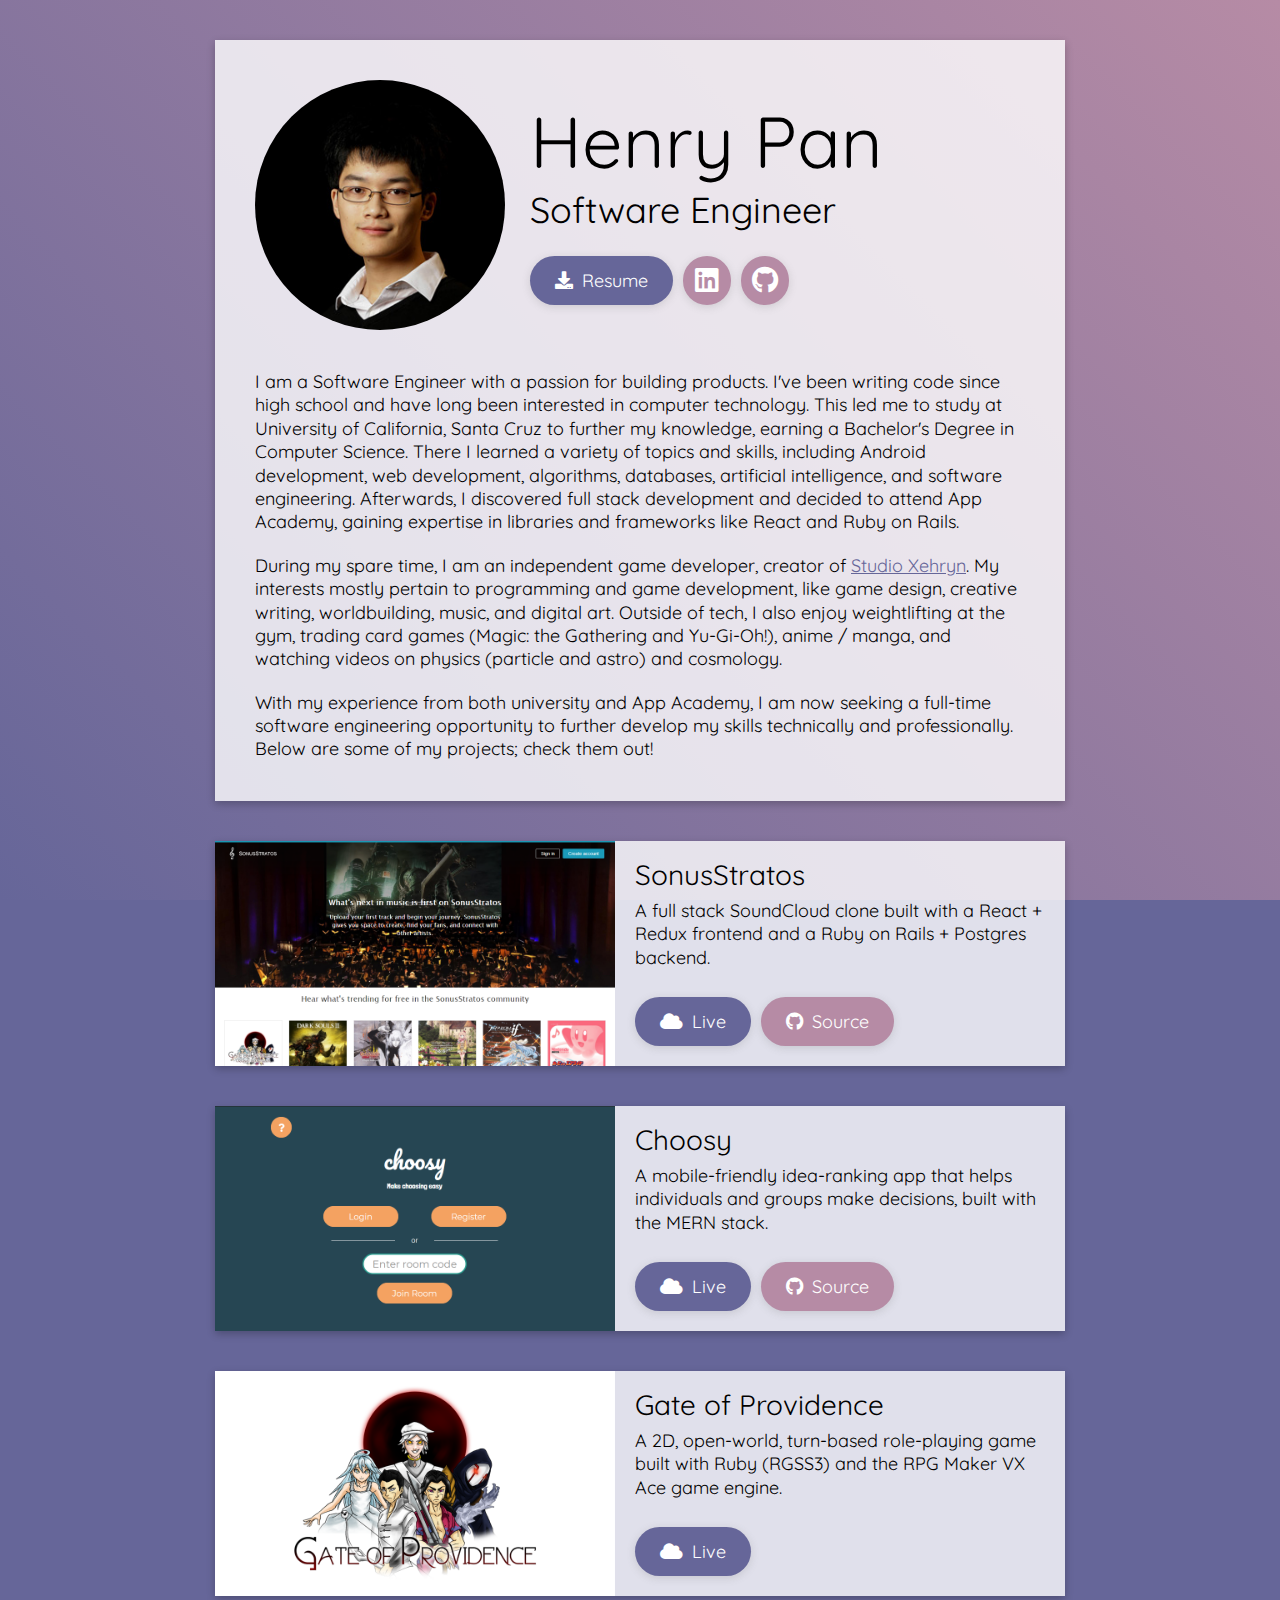
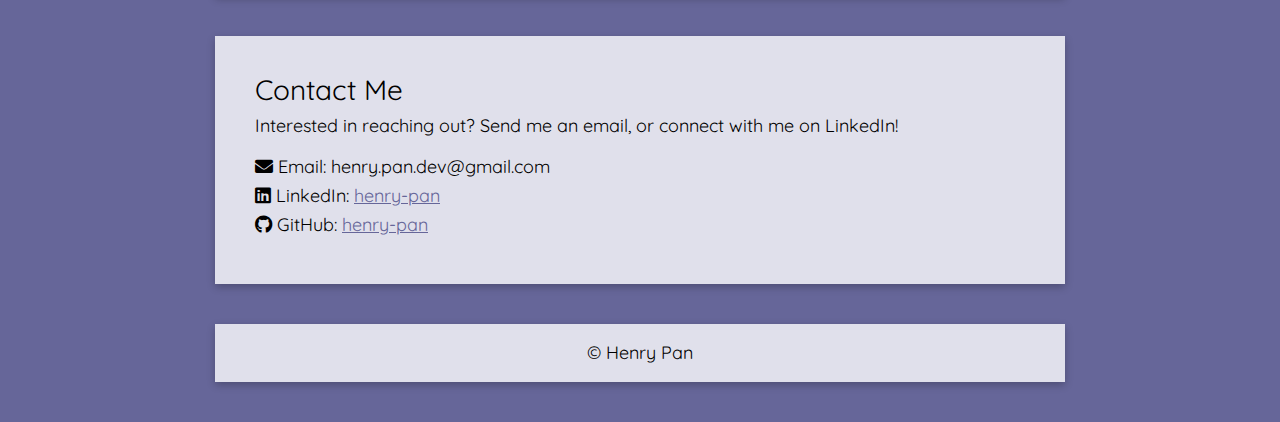
<file: index.html>
<!DOCTYPE html>
<html lang="en">
<head>
  <meta charset="UTF-8">
  <meta http-equiv="X-UA-Compatible" content="IE=edge">
  <meta name="viewport" content="width=device-width, initial-scale=1.0">

  <link rel="preconnect" href="https://fonts.googleapis.com">
  <link rel="preconnect" href="https://fonts.gstatic.com" crossorigin>
  <link href="https://fonts.googleapis.com/css2?family=Quicksand&display=swap" rel="stylesheet"> 
  
  <link rel="shortcut icon" href="favicon.ico">
  <link rel="stylesheet" href="assets/css/reset.css" />
  <link rel="stylesheet" href="assets/css/styles.css" />

  <!-- Global site tag (gtag.js) - Google Analytics -->
  <script async src="https://www.googletagmanager.com/gtag/js?id=G-8QPZC2E3KK"></script>
  <script>
    window.dataLayer = window.dataLayer || [];
    function gtag() { dataLayer.push(arguments); }
    gtag('js', new Date());
    gtag('config', 'G-8QPZC2E3KK');
  </script>

  <meta property="og:title" content="Henry Pan's Portfolio" />
  <meta property="og:image" content="https://www.henry-pan.com/assets/images/meta-portfolio.png" />
  <meta property="og:description" content="The personal website of Henry Pan, a portfolio of projects." />
  <meta property="og:url" content="https://www.henry-pan.com/" />

  <meta name="description" content="The personal website of Henry Pan, a portfolio of projects.">
  <meta name="author" content="Henry Pan">
  <title>Henry Pan's Portfolio</title>
</head>

<body>
  <div class="content">
    <section id="about">
      <header>
        <img src="assets/images/avatar.jpg" alt="Henry Pan Profile Picture" />
        <div class="about-container">
          <h1>Henry Pan</h1>
          <h3>Software Engineer</h3>
          <div class="about-links">
            <a href="resume.pdf" target="_blank" class="button icon solid fa-download">Resume</a>
            <div class="about-brands">
              <a href="https://www.linkedin.com/in/henry-pan" target="_blank" class="button small secondary icon brands fa-linkedin"></a>
              <a href="https://github.com/henry-pan" target="_blank" class="button small secondary icon brands fa-github"></a>
            </div>
          </div>
        </div>
      </header>
      <div class="about-blurb">
        <p>I am a Software Engineer with a passion for building products. I've been writing code since high school and have long been interested in computer technology. This led me to study at University of California, Santa Cruz to further my knowledge, earning a Bachelor's Degree in Computer Science. There I learned a variety of topics and skills, including Android development, web development, algorithms, databases, artificial intelligence, and software engineering. Afterwards, I discovered full stack development and decided to attend App Academy, gaining expertise in libraries and frameworks like React and Ruby on Rails.</p>
        <p>During my spare time, I am an independent game developer, creator of <a href="https://www.xehryn.com/">Studio Xehryn</a>. My interests mostly pertain to programming and game development, like game design, creative writing, worldbuilding, music, and digital art. Outside of tech, I also enjoy weightlifting at the gym, trading card games (Magic: the Gathering and Yu-Gi-Oh!), anime / manga, and watching videos on physics (particle and astro) and cosmology.</p>
        <p>With my experience from both university and App Academy, I am now seeking a full-time software engineering opportunity to further develop my skills technically and professionally. Below are some of my projects; check them out!</p>
      </div>
    </section>

    <section id="projects">
      <div class="project">
        <img src="assets/images/sonusstratos.png" alt="SonusStratos" />
        <div class="project-detail">
          <h2>SonusStratos</h2>
          <p>A full stack SoundCloud clone built with a React + Redux frontend and a Ruby on Rails + Postgres backend.</p>
          <div class="project-links">
            <a href="https://sonusstratos.herokuapp.com" class="button primary icon solid fa-cloud">Live</a>
            <a href="https://github.com/henry-pan/SonusStratos" class="button secondary icon brands fa-github">Source</a>
          </div>
        </div>
      </div>
      <div class="project">
        <img src="assets/images/choosy.png" alt="Choosy" />
        <div class="project-detail">
          <h2>Choosy</h2>
          <p>A mobile-friendly idea-ranking app that helps individuals and groups make decisions, built with the MERN stack.</p>
          <div class="project-links">
            <a href="https://choosyapp.herokuapp.com" class="button primary icon solid fa-cloud">Live</a>
            <a href="https://github.com/henry-pan/Choosy" class="button secondary icon brands fa-github">Source</a>
          </div>
        </div>
      </div>
      <div class="project">
        <img src="assets/images/gop.png" alt="Gate of Providence" />
        <div class="project-detail">
          <h2>Gate of Providence</h2>
          <p>A 2D, open-world, turn-based role-playing game built with Ruby (RGSS3) and the RPG Maker VX Ace game engine.</p>
          <div class="project-links">
            <a href="https://www.xehryn.com/gop" class="button primary icon solid fa-cloud">Live</a>
          </div>
        </div>
      </div>
    </section>

    <section id="contact">
      <h2>Contact Me</h2>
      <p>Interested in reaching out? Send me an email, or connect with me on LinkedIn!</p>
      <ul class="contact-list">
        <li><i class="fas fa-envelope"></i> Email: henry.pan.dev@gmail.com</li>
        <li><i class="fab fa-linkedin"></i> LinkedIn: <a href="https://www.linkedin.com/in/henry-pan" target="_blank">henry-pan</a></li>
        <li><i class="fab fa-github"></i> GitHub: <a href="https://github.com/henry-pan" target="_blank">henry-pan</a></li>
      </ul>
    </section>

    <section id="footer">
      <span>&copy; Henry Pan</span>
    </section>
  </div>

</body>
</html>
</file>
<file: assets/css/styles.css>
@import url("fontawesome-all.min.css");

/* html, body {
  height: 100vh;
} */

body {
  background-color: #666699;
  background-image: linear-gradient(45deg, #666699 0%, #b68ba5 100%);
  background-attachment: fixed;
  font-family: 'Quicksand', sans-serif;
  font-size: 18px;
}

p {
  line-height: 1.3;
  font-size: 18px;
}

a {
  color: #666699;
  transition: color 0.25s;
}

a:hover {
  color: #b68ba5;
}

section {
  background-color: rgba(255,255,255,.8);
  box-shadow: rgba(0, 0, 0, 0.24) 0px 3px 8px;
  margin-bottom: 40px;
}

.content {
  margin: 40px auto;
  max-width: 850px;
}

header {
  display: flex;
  padding: 40px;
}

header img {
  width: 100%;
  height: auto;
  max-width: 250px;
  border-radius: 1000px;
}

.about-container {
  display: flex;
  flex-direction: column;
  padding: 25px;
}

h1 {
  font-size: 72px;
  margin-bottom: 15px;
}

h2 {
  font-size: 28px;
  margin-bottom: 10px;
}

h3 {
  font-size: 36px;
  margin-bottom: 25px;
}

.about-links {
  display: flex;
  margin-top: auto;
}

.about-brands {
  display: flex;
}

.button {
  text-decoration: none;
  border-radius: 1000px;
  color: white;
  background-color: #666699;
  padding: 15px 25px;
  margin-right: 10px;
  transition: background-color 0.25s;
  box-shadow: rgba(99, 99, 99, 0.2) 0px 2px 8px 0px;
  display: block;
}

.button:hover {
  background-color: #9898c4;
  color: white;
}

.button.secondary {
  background-color: #b68ba5;
}

.button.secondary:hover {
  background-color: #dab2ca;
  color: white;
}

.button.small {
  background-color: #b68ba5;
  padding: 10px;
  width: 48px;
  box-sizing: border-box;
  font-size: 27px;
  text-align: center;
}

.button.notfound {
  max-width: max-content;
}

.icon:before {
  display: inline-block;
  font-family: 'Font Awesome 5 Free';
  font-weight: 400;
}

.button.icon:before {
  margin-right: 0.5em;
}

.button.small.icon:before {
  margin-right: 0;
}

.icon.solid:before {
  font-weight: 900;
}

.icon.brands:before {
  font-family: 'Font Awesome 5 Brands';
}

.about-blurb {
  padding: 0 40px 40px;
}

.about-blurb p {
  margin-bottom: 20px;
}

.about-blurb p:last-child {
  margin-bottom: 0;
}

#projects {
  background-color: transparent;
  box-shadow: none;
  margin-bottom: 0;
}

.project {
  display: flex;
  background-color: rgba(255,255,255,.8);
  box-shadow: rgba(0, 0, 0, 0.24) 0px 3px 8px;
  margin-bottom: 40px;
}

.project img {
  max-width: 400px;
}

.project-detail {
  padding: 20px;
  display: flex;
  flex-direction: column;
  justify-content: space-between;
}

.project-detail p {
  flex-grow: 1;
}

.project-links {
  display: flex;
}

#contact {
  padding: 40px;
}

#contact p {
  margin-bottom: 20px;
}

li {
  margin-bottom: 10px;
}

#footer {
  padding: 20px;
  text-align: center;
}

@media only screen and (max-width: 870px) {
  .content {
    max-width: 500px;
  }

  header {
    flex-direction: column;
    align-items: center;
  }

  .about-container {
    align-items: center;
  }

  .project {
    flex-direction: column;
  }

  .project img {
    max-width: 500px;
    height: auto;
  }

  .project-detail {
    height: 180px;
  }
}

@media only screen and (max-width: 550px) {
  .content {
    max-width: 550px;
  }

  .about-container {
    width: 100%;
  }

  h1 {
    font-size: 56px;
  }

  h3 {
    font-size: 32px;
  }

  .project img {
    max-width: 550px;
    height: auto;
  }
}

@media only screen and (max-width: 410px) {

  h1 {
    font-size: 44px;
  }

  h3 {
    font-size: 26px;
  }

  .about-container {
    padding-bottom: 0;
  }

  .about-links {
    flex-direction: column;
  }

  .about-links .button {
    margin-right: 0;
    margin-bottom: 10px;
  }

  .about-brands {
    justify-content: space-evenly;
  }

  .button {
    padding: 10px 15px;
  }
}
</file>
